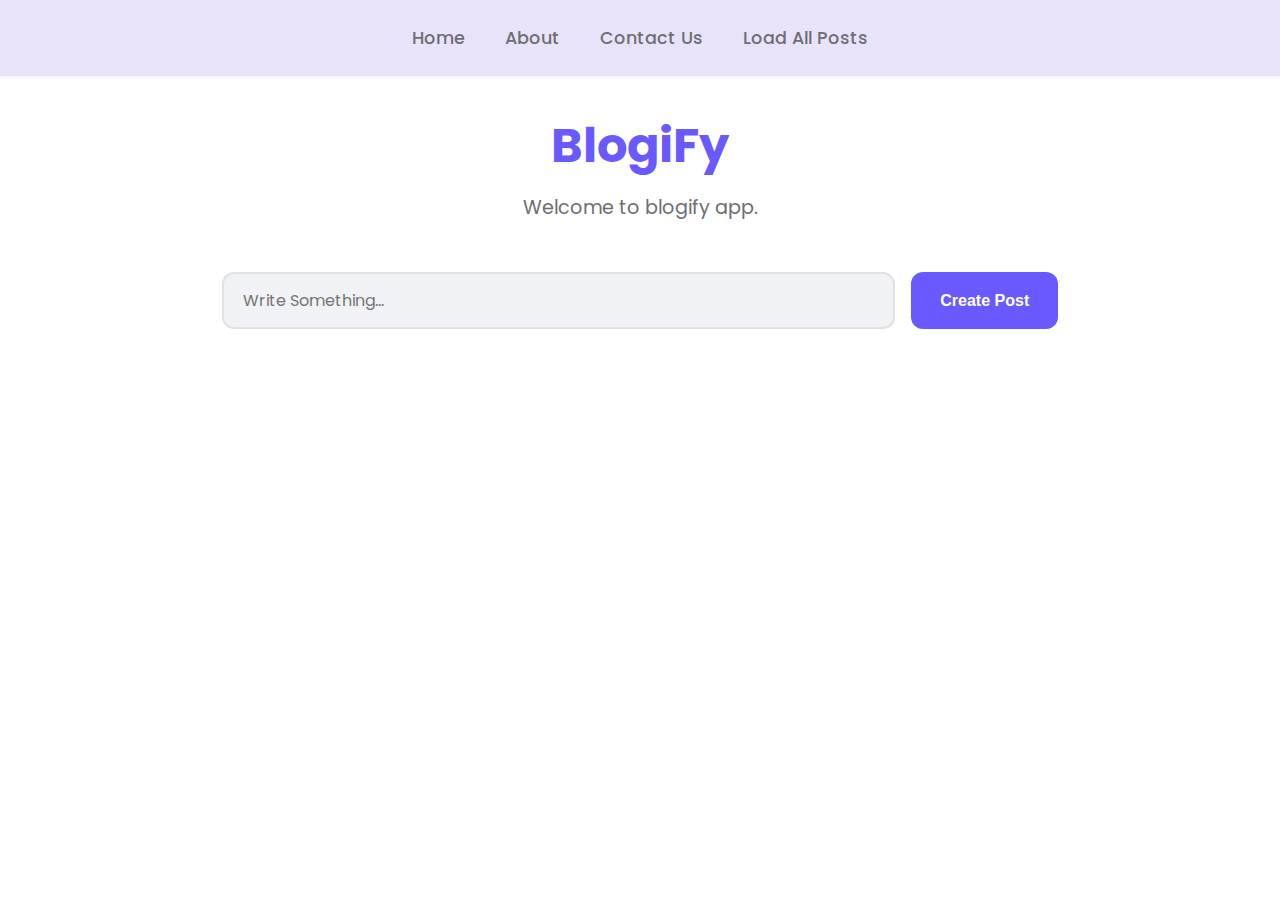
<file: index.html>
<!DOCTYPE html>
<html lang="en">

<head>
    <meta charset="UTF-8">
    <meta name="viewport" content="width=device-width, initial-scale=1.0">
    <title>Blogify</title>
    <link rel="stylesheet" href="style.css">
</head>

<body>

    <nav>
        <ul>
            <li id="home">Home</li>
            <li>About</li>
            <li>Contact Us</li>
            <li id="loadPosts">Load All Posts</li>
        </ul>
    </nav>
    <main>
        <h1>BlogiFy</h1>
        <h4>Welcome to blogify app.</h4>
        <div class="createPostContainer">
            <input type="text" id="content" placeholder="Write Something...">
            <input type="submit" id="submitButton" value="Create Post">
        </div>
        <div class="loadAllPostsContainer">

        </div>
    </main>

    <script src="script.js"></script>
</body>


</html>
</file>
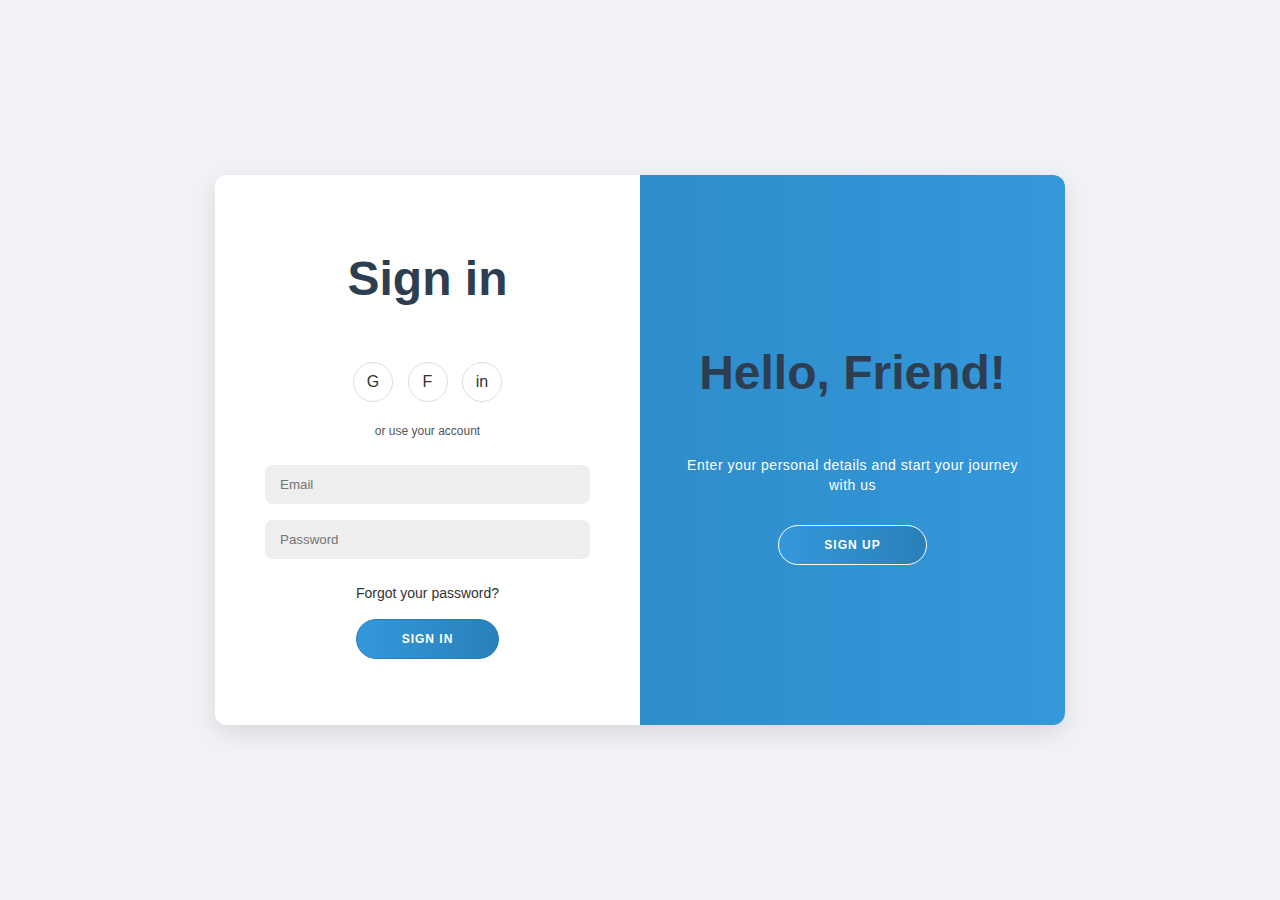
<file: account.html>
<!DOCTYPE html>
<html lang="en">

<head>
    <meta charset="UTF-8">
    <meta name="viewport" content="width=device-width, initial-scale=1.0">
    <title>Blogify - Account</title>
    <link rel="stylesheet" href="style.css">
    <style>
        /* --- A simple, modern reset --- */
        *,
        *::before,
        *::after {
            box-sizing: border-box;
            margin: 0;
            padding: 0;
        }

        /* --- Main Body and Layout --- */
        body {
            font-family: -apple-system, BlinkMacSystemFont, "Segoe UI", Roboto, Helvetica, Arial, sans-serif, "Apple Color Emoji", "Segoe UI Emoji";
            background-color: #f0f2f5;
            color: #1c1e21;
            display: flex;
            justify-content: center;
            align-items: center;
            min-height: 100vh;
            padding: 1rem;
        }

        /* --- Main Account Container --- */
        .account-container {
            position: relative;
            background-color: #ffffff;
            border-radius: 12px;
            box-shadow: 0 8px 25px rgba(0, 0, 0, 0.1);
            width: 100%;
            max-width: 850px;
            /* Increased width for side-by-side layout */
            min-height: 550px;
            overflow: hidden;
            /* Important for the sliding effect */
        }

        /* --- Form Sections (Login & Register) --- */
        .form-container {
            position: absolute;
            top: 0;
            height: 100%;
            transition: all 0.6s ease-in-out;
        }

        .sign-in-container {
            left: 0;
            width: 50%;
            z-index: 2;
        }

        .sign-up-container {
            left: 0;
            width: 50%;
            opacity: 0;
            z-index: 1;
        }

        /* --- Form Styling --- */
        form {
            background-color: #ffffff;
            display: flex;
            flex-direction: column;
            padding: 0 50px;
            height: 100%;
            justify-content: center;
            align-items: center;
            text-align: center;
        }

        h1 {
            font-weight: bold;
            margin-bottom: 1.5rem;
            color: #2c3e50;
        }

        .social-container {
            margin: 20px 0;
        }

        .social-container a {
            border: 1px solid #ddd;
            border-radius: 50%;
            display: inline-flex;
            justify-content: center;
            align-items: center;
            margin: 0 5px;
            height: 40px;
            width: 40px;
            color: #333;
            text-decoration: none;
            transition: background-color 0.3s;
        }

        .social-container a:hover {
            background-color: #f0f2f5;
        }

        span {
            font-size: 12px;
            color: #555;
            margin-bottom: 1rem;
        }

        .form-control {
            background-color: #eee;
            border: none;
            padding: 12px 15px;
            margin: 8px 0;
            width: 100%;
            border-radius: 8px;
        }

        .form-control:focus {
            outline: 2px solid #3498db;
        }

        a.forgot-password {
            color: #333;
            font-size: 14px;
            text-decoration: none;
            margin: 15px 0;
        }

        a.forgot-password:hover {
            text-decoration: underline;
        }

        button {
            border-radius: 20px;
            border: 1px solid #2980b9;
            background: linear-gradient(to right, #3498db, #2980b9);
            color: #ffffff;
            font-size: 12px;
            font-weight: bold;
            padding: 12px 45px;
            letter-spacing: 1px;
            text-transform: uppercase;
            cursor: pointer;
            transition: transform 80ms ease-in;
        }

        button:active {
            transform: scale(0.95);
        }

        button:focus {
            outline: none;
        }

        button.ghost {
            background-color: transparent;
            border-color: #ffffff;
        }

        /* --- Overlay Styling (The moving part) --- */
        .overlay-container {
            position: absolute;
            top: 0;
            left: 50%;
            width: 50%;
            height: 100%;
            overflow: hidden;
            transition: transform 0.6s ease-in-out;
            z-index: 100;
        }

        .overlay {
            background: #2980b9;
            background: linear-gradient(to right, #2980b9, #3498db);
            color: #ffffff;
            position: relative;
            left: -100%;
            height: 100%;
            width: 200%;
            transform: translateX(0);
            transition: transform 0.6s ease-in-out;
        }

        .overlay-panel {
            position: absolute;
            display: flex;
            align-items: center;
            justify-content: center;
            flex-direction: column;
            padding: 0 40px;
            text-align: center;
            top: 0;
            height: 100%;
            width: 50%;
            transform: translateX(0);
            transition: transform 0.6s ease-in-out;
        }

        .overlay-panel p {
            font-size: 14px;
            font-weight: 100;
            line-height: 20px;
            letter-spacing: 0.5px;
            margin: 20px 0 30px;
        }

        .overlay-left {
            transform: translateX(-20%);
        }

        .overlay-right {
            right: 0;
            transform: translateX(0);
        }

        /* --- Animation / Toggle Logic --- */
        /* Move sign-in to the right */
        .account-container.right-panel-active .sign-in-container {
            transform: translateX(100%);
        }

        /* Move overlay to the left */
        .account-container.right-panel-active .overlay-container {
            transform: translateX(-100%);
        }

        /* Bring sign-up over sign-in */
        .account-container.right-panel-active .sign-up-container {
            transform: translateX(100%);
            opacity: 1;
            z-index: 5;
            animation: show 0.6s;
        }

        /* Move overlay back to the right */
        .account-container.right-panel-active .overlay {
            transform: translateX(50%);
        }

        .account-container.right-panel-active .overlay-left {
            transform: translateX(0);
        }

        .account-container.right-panel-active .overlay-right {
            transform: translateX(20%);
        }

        @keyframes show {

            0%,
            49.99% {
                opacity: 0;
                z-index: 1;
            }

            50%,
            100% {
                opacity: 1;
                z-index: 5;
            }
        }

        /* --- Responsive Design --- */
        @media (max-width: 768px) {
            .account-container {
                max-width: 100%;
                min-height: 600px;
            }

            .form-container {
                width: 100%;
            }

            .sign-in-container {
                /* On mobile, sign-in is visible by default */
                opacity: 1;
                z-index: 2;
            }

            .sign-up-container {
                /* Sign-up is hidden by default */
                opacity: 0;
                z-index: 1;
            }

            .overlay-container {
                display: none;
                /* Hide the fancy overlay on mobile */
            }

            /* JS will toggle visibility now */
            .sign-in-container.hidden {
                display: none;
            }

            .sign-up-container.visible {
                opacity: 1;
                z-index: 2;
            }

            form {
                padding: 0 25px;
            }

            /* We need a mobile toggle now */
            .mobile-toggle {
                display: block;
                margin-top: 1.5rem;
                font-size: 14px;
                color: #2980b9;
                cursor: pointer;
                font-weight: 500;
            }
        }

        @media (min-width: 769px) {
            .mobile-toggle {
                display: none;
            }
        }
    </style>
</head>

<body>

    <div class="account-container" id="account-container">
        <!-- REGISTRATION FORM -->
        <div class="form-container sign-up-container" id="sign-up-form">
            <form action="#">
                <h1>Create Account</h1>
                <div class="social-container">
                    <a href="#" class="social" title="Sign up with Google">G</a>
                    <a href="#" class="social" title="Sign up with Facebook">F</a>
                    <a href="#" class="social" title="Sign up with LinkedIn">in</a>
                </div>
                <span>or use your email for registration</span>
                <input type="text" placeholder="Name" class="form-control" />
                <input type="email" placeholder="Email" class="form-control" />
                <input type="password" placeholder="Password" class="form-control" />
                <button type="submit" style="margin-top: 1rem;">Sign Up</button>
                <a href="#" class="mobile-toggle" id="signInMobile">Already have an account? Sign In</a>
            </form>
        </div>

        <!-- LOGIN FORM -->
        <div class="form-container sign-in-container" id="sign-in-form">
            <form action="#">
                <h1>Sign in</h1>
                <div class="social-container">
                    <a href="#" class="social" title="Sign in with Google">G</a>
                    <a href="#" class="social" title="Sign in with Facebook">F</a>
                    <a href="#" class="social" title="Sign in with LinkedIn">in</a>
                </div>
                <span>or use your account</span>
                <input type="email" placeholder="Email" class="form-control" />
                <input type="password" placeholder="Password" class="form-control" />
                <a href="#" class="forgot-password">Forgot your password?</a>
                <button type="submit">Sign In</button>
                <a href="#" class="mobile-toggle" id="signUpMobile">Don't have an account? Sign Up</a>
            </form>
        </div>

        <!-- OVERLAY (for desktop animation) -->
        <div class="overlay-container">
            <div class="overlay">
                <div class="overlay-panel overlay-left">
                    <h1>Welcome Back!</h1>
                    <p>To keep connected with us please login with your personal info</p>
                    <button class="ghost" id="signIn">Sign In</button>
                </div>
                <div class="overlay-panel overlay-right">
                    <h1>Hello, Friend!</h1>
                    <p>Enter your personal details and start your journey with us</p>
                    <button class="ghost" id="signUp">Sign Up</button>
                </div>
            </div>
        </div>
    </div>
    <!-- Loader HTML -->
    <div class="loader-overlay" id="loader">
        <div class="loader-dots">
            <div class="dot"></div>
            <div class="dot"></div>
            <div class="dot"></div>
        </div>
    </div>
    <script>
        // Get the buttons and container
        const signUpButton = document.getElementById('signUp');
        const signInButton = document.getElementById('signIn');
        const container = document.getElementById('account-container');

        // Mobile toggles
        const signUpMobileButton = document.getElementById('signUpMobile');
        const signInMobileButton = document.getElementById('signInMobile');
        const signInForm = document.getElementById('sign-in-form');
        const signUpForm = document.getElementById('sign-up-form');

        // Desktop toggle listeners
        if (signUpButton && signInButton) {
            signUpButton.addEventListener('click', () => {
                container.classList.add('right-panel-active');
            });

            signInButton.addEventListener('click', () => {
                container.classList.remove('right-panel-active');
            });
        }

        // Mobile toggle listeners
        if (signUpMobileButton && signInMobileButton) {
            signUpMobileButton.addEventListener('click', (e) => {
                e.preventDefault();
                signInForm.classList.add('hidden');
                signUpForm.classList.add('visible');
                signUpForm.style.transform = 'translateX(0%)';
                signInForm.style.transform = 'translateX(0%)';
            });

            signInMobileButton.addEventListener('click', (e) => {
                e.preventDefault();
                signInForm.classList.remove('hidden');
                signUpForm.classList.remove('visible');
                signUpForm.style.transform = 'translateX(0%)';
                signInForm.style.transform = 'translateX(0%)';
            });
        }
    </script>
    <script src="script.js"></script>
</body>

</html>
</file>
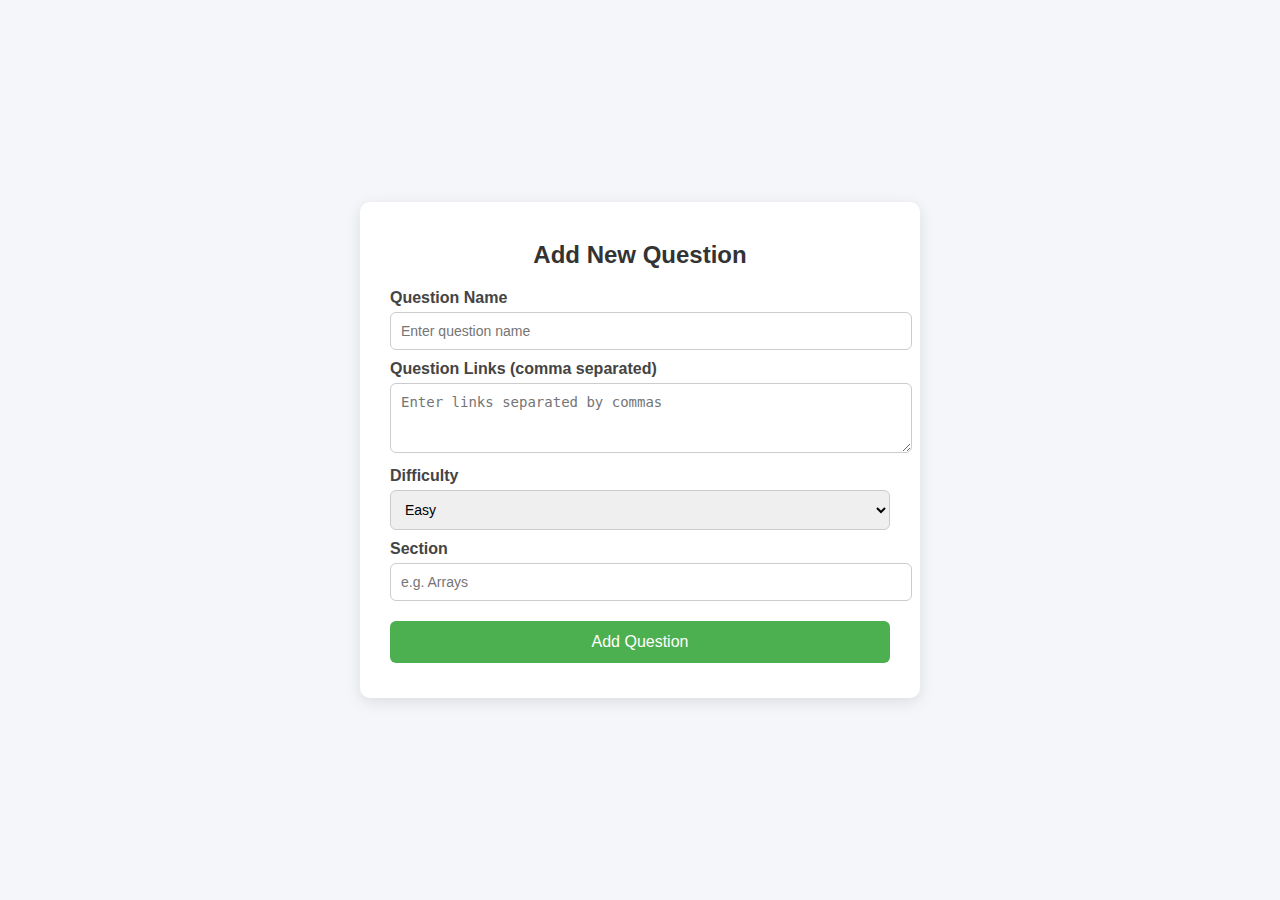
<file: dsaAdd.html>
<!DOCTYPE html>
<html lang="en">

<head>
    <meta charset="UTF-8">
    <meta name="viewport" content="width=device-width, initial-scale=1.0">
    <title>Add New Question</title>
    <style>
        body {
            font-family: Arial, sans-serif;
            background: #f4f6f9;
            margin: 0;
            padding: 0;
            display: flex;
            justify-content: center;
            align-items: center;
            height: 100vh;
        }

        .container {
            background: #fff;
            padding: 20px 30px;
            border-radius: 10px;
            box-shadow: 0px 4px 15px rgba(0, 0, 0, 0.1);
            max-width: 500px;
            width: 100%;
        }

        h2 {
            text-align: center;
            color: #333;
            margin-bottom: 20px;
        }

        label {
            display: block;
            margin-top: 10px;
            font-weight: bold;
            color: #444;
        }

        input,
        textarea,
        select {
            width: 100%;
            padding: 10px;
            margin-top: 5px;
            border: 1px solid #ccc;
            border-radius: 6px;
            font-size: 14px;
        }

        button {
            margin-top: 20px;
            width: 100%;
            padding: 12px;
            border: none;
            border-radius: 6px;
            background: #4CAF50;
            color: white;
            font-size: 16px;
            cursor: pointer;
        }

        button:hover {
            background: #45a049;
        }

        .message {
            margin-top: 15px;
            text-align: center;
            font-weight: bold;
        }
    </style>
</head>

<body>
    <div class="container">
        <h2>Add New Question</h2>
        <form id="questionForm">
            <!-- Question Name -->
            <label for="name">Question Name</label>
            <input type="text" id="name" name="name" placeholder="Enter question name" required>

            <!-- Question Links (comma separated) -->
            <label for="questionLink">Question Links (comma separated)</label>
            <textarea id="questionLink" name="questionLink" rows="3" placeholder="Enter links separated by commas"
                required></textarea>

            <!-- Difficulty -->
            <label for="difficulty">Difficulty</label>
            <select id="difficulty" name="difficulty">
                <option value="Easy">Easy</option>
                <option value="Medium">Medium</option>
                <option value="Hard">Hard</option>
            </select>

            <!-- Section -->
            <label for="section">Section</label>
            <input type="text" id="section" name="section" placeholder="e.g. Arrays" required>

            <button type="submit">Add Question</button>
        </form>

        <div class="message" id="message"></div>
    </div>


    <script src="dsascript.js"></script>
</body>

</html>
</file>
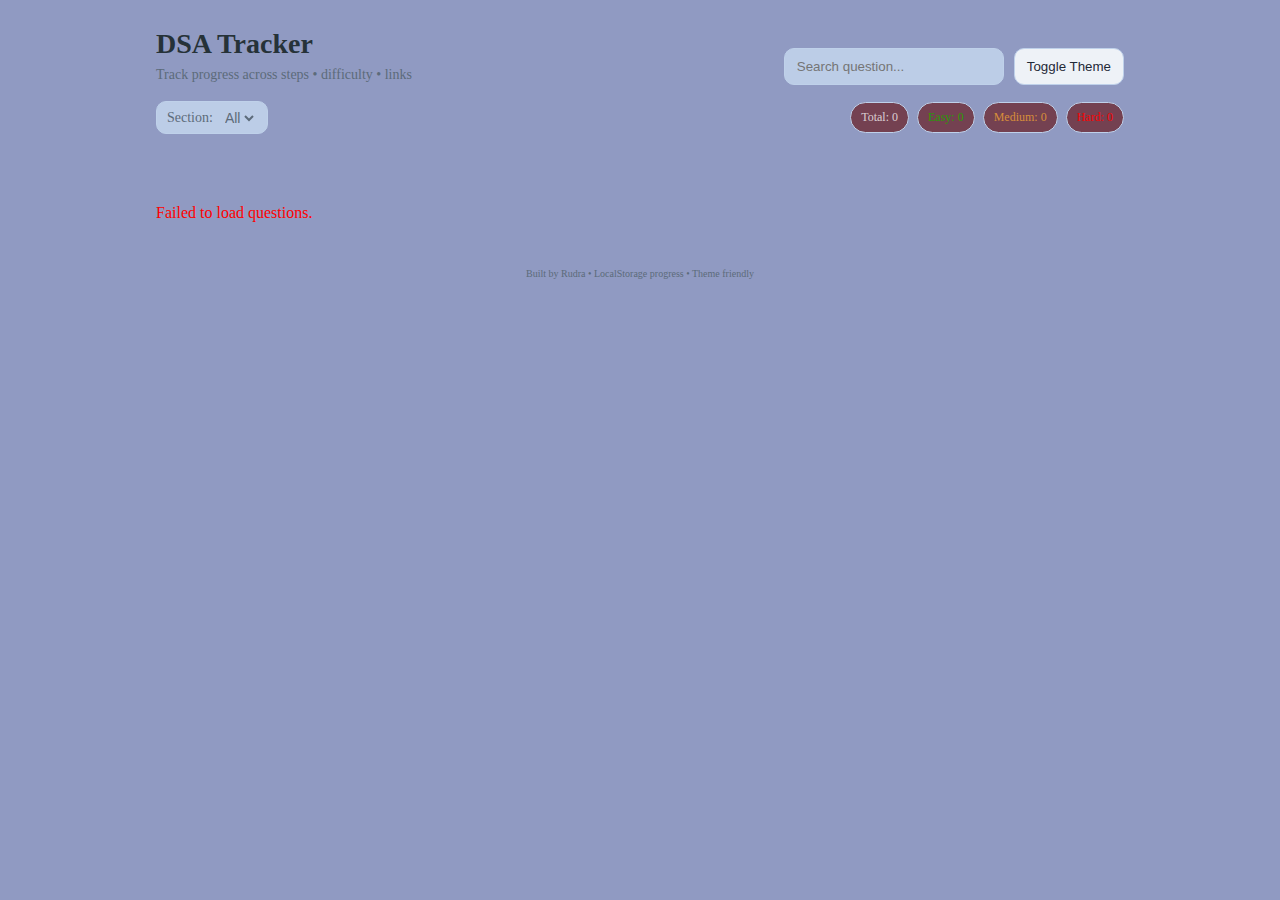
<file: dsahome.html>
<!DOCTYPE html>
<html lang="en" data-theme="light">

<head>
    <meta charset="UTF-8" />
    <meta name="viewport" content="width=device-width, initial-scale=1.0" />
    <title>DSA Tracker</title>
    <link rel="stylesheet" href="dsacss.css" />
    <link rel="apple-touch-icon" sizes="180x180" href="/images/favicon_io/apple-touch-icon.png">
    <link rel="icon" type="image/png" sizes="32x32" href="/images/favicon_io/favicon-32x32.png">
    <link rel="icon" type="image/png" sizes="16x16" href="/images/favicon_io/favicon-16x16.png">
    <link rel="manifest" href="/images/favicon_io/site.webmanifest">
</head>

<body>
    <div class="container">
        <!-- Header -->
        <header class="app-header">
            <div class="title-wrap">
                <h1 class="main-heading">DSA Tracker</h1>
                <p class="sub">Track progress across steps • difficulty • links</p>
            </div>

            <div class="header-actions">
                <input id="search-input" class="search" type="search" placeholder="Search question..."
                    aria-label="Search question" />
                <button id="theme-toggle" class="btn">Toggle Theme</button>
            </div>
        </header>

        <!-- Toolbar -->
        <div class="toolbar">
            <div class="filters">
                <label class="filter">
                    <span>Section:</span>
                    <select id="filter-section">
                        <option value="ALL" class="sectionoption">All</option>
                        <!-- sections will be injected dynamically if you want -->
                    </select>
                </label>
            </div>

            <div class="stats">
                <span id="stat-total" class="badge">Total: 0</span>
                <span id="stat-easy" class="badge easy">Easy: 0</span>
                <span id="stat-medium" class="badge medium">Medium: 0</span>
                <span id="stat-hard" class="badge hard">Hard: 0</span>
            </div>
        </div>
        <div class="streakContainer">
            <!-- Will show how many days user logged in -->
            <div id="streak-heatmap"></div>
        </div>

        <!-- Status -->
        <div id="status" class="status" role="status" aria-live="polite">
            <div id="loader" class="loader" hidden></div>
            <div id="error" class="error" hidden></div>
        </div>

        <!-- Sections get injected here -->
        <main id="sections-container" class="sections-container">
            <!-- Rendered by dsascript.js -->
        </main>

        <!-- Footer -->
        <footer class="footer">
            <small>Built by Rudra • LocalStorage progress • Theme friendly</small>
        </footer>
    </div>

    <script>
        // tiny theme toggle for HTML data-attr
        document.addEventListener('DOMContentLoaded', () => {
            const btn = document.getElementById('theme-toggle');
            const htmlEl = document.documentElement;
            btn.addEventListener('click', () => {
                htmlEl.setAttribute(
                    'data-theme',
                    htmlEl.getAttribute('data-theme') === 'dark' ? 'light' : 'dark'
                );
            });
        });
    </script>

    <!-- Your dynamic renderer -->
    <script src="dsascript.js"></script>
</body>

</html>
</file>
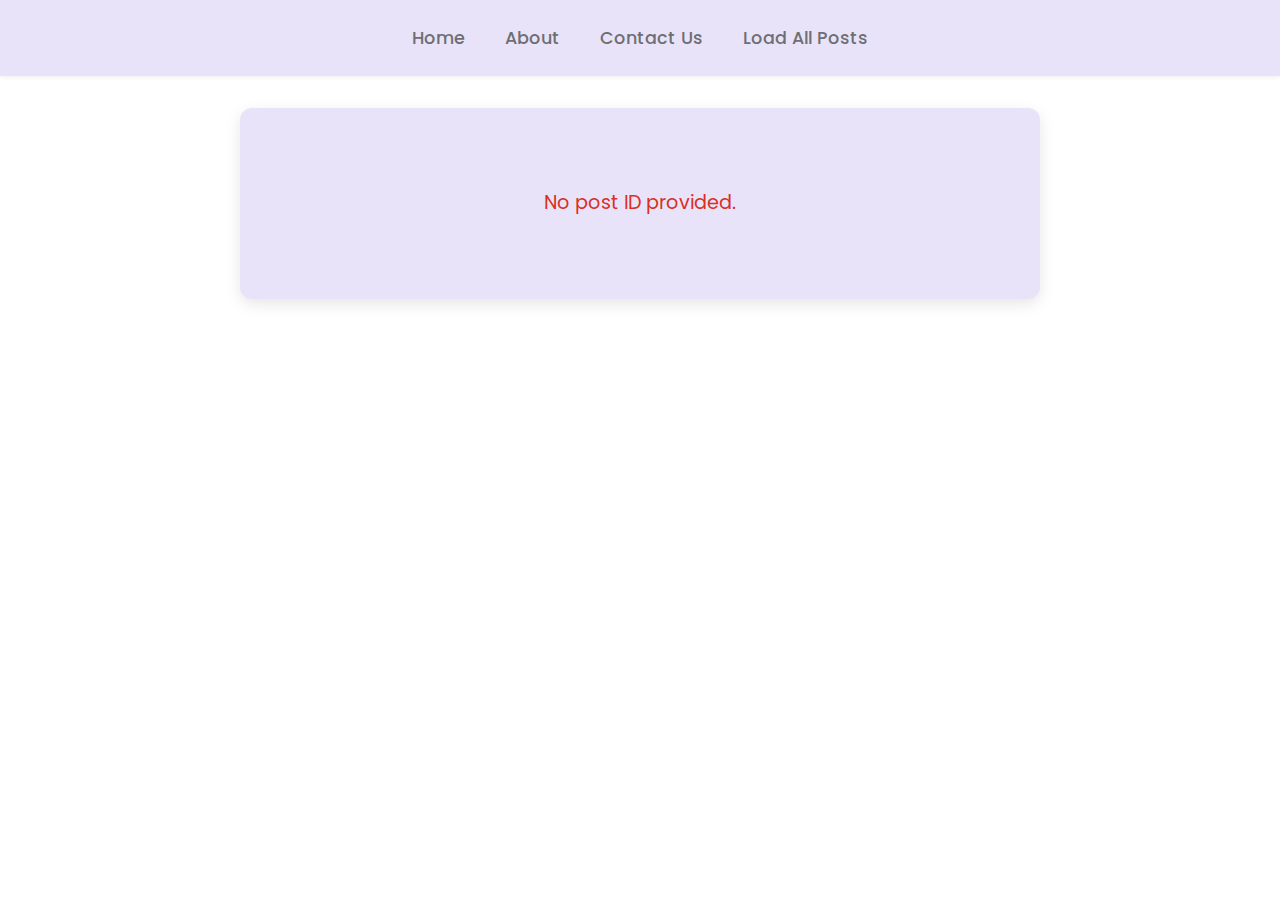
<file: post-detail.html>
<!DOCTYPE html>
<html lang="en">

<head>
    <meta charset="UTF-8">
    <meta name="viewport" content="width=device-width, initial-scale=1.0">
    <title>Post Detail | BlogiFy</title>

    <link rel="stylesheet" href="style.css">
</head>

<body>

    <nav>
        <ul>
            <li id="home">Home</li>
            <li>About</li>
            <li>Contact Us</li>
            <li id="loadPosts" onclick="window.location.href='index.html'">Load All Posts</li>
        </ul>
    </nav>

    <main>
        <div id="post-detail-container">
            <div class="loading">Loading post...</div>
        </div>
    </main>
    <script>

        document.addEventListener("DOMContentLoaded", () => {
            let BASE;

            if (window.location.hostname === "localhost" || window.location.hostname === "127.0.0.1") {
                BASE = "http://localhost:8081"; // local backend
            } else {
                BASE = "https://blogify-bk6w.onrender.com"; // render backend
            }
            const postDetailContainer = document.getElementById('post-detail-container');

            // Function to get the post ID from the URL query parameter
            const getPostIdFromUrl = () => {
                const params = new URLSearchParams(window.location.search);
                return params.get('id');
            };

            // Function to fetch post data from the API
            const fetchPostDetails = async (postId) => {
                // Update this URL to match your API endpoint for fetching a single post
                const url = `${BASE}/api/posts/getPostById/${postId}`;

                try {
                    const response = await fetch(url);
                    if (!response.ok) {
                        throw new Error(`Failed to fetch post. Status: ${response.status}`);
                    }
                    const post = await response.json();
                    displayPost(post);
                } catch (error) {
                    console.error("Error fetching post details:", error);
                    postDetailContainer.innerHTML = `<div class="error-message">Could not load post. Please try again later.</div>`;
                }
            };

            // Function to display the fetched post data in the HTML
            const displayPost = (post) => {
                // Update the page title
                document.title = `${post.title} | BlogiFy`;

                // Format the date for better readability
                const formattedDate = new Date(post.createdAt).toLocaleString('en-IN', {
                    day: 'numeric',
                    month: 'long',
                    year: 'numeric',
                    hour: '2-digit',
                    minute: '2-digit'
                });

                // Create the HTML structure for the post
                postDetailContainer.innerHTML = `
            <article class="post-full">
                <h1 class="post-full-title">${post.title}</h1>
                
                <section class="post-full-meta">
                    <span class="author">By: ${post.author}</span>
                    <span class="date">Published on: ${formattedDate}</span>
                </section>
                
                <hr class="post-divider">
                
                <section class="post-full-content">
                    <p>${post.content}</p>
                </section>

                <section class="post-actions">
                    <button class="action-btn edit-btn">Edit Post</button>
                    <button class="action-btn delete-btn">Delete Post</button>
                </section>
            </article>
        `;
                const deletePost = document.querySelector('.delete-btn');


                if (deletePost) {


                    deletePost.addEventListener('click', async () => {
                        const confirmation = confirm("Are you sure you want to delete this post? This action cannot be undone.");
                        if (confirmation) {
                            try {
                                if (postId) {
                                    const response = await fetch(`${BASE}/api/posts/deletePostById/${postId}`, {
                                        method: "DELETE"
                                    });
                                    if (!response.ok) {
                                        throw new Error(`Failed to delete post. Status: ${response.status}`);
                                    }
                                    const result = await response.json();
                                    alert(result.message);
                                    window.location.href = "/index.html";
                                }
                            }
                            catch (error) {
                                console.error("Error deleting post details:", error);
                                postDetailContainer.innerHTML = `<div class="error-message">Could not delete post. Please try again later.</div>`;
                            }
                        }

                    });
                }
            };

            // --- Main Execution ---
            const postId = getPostIdFromUrl();
            if (postId) {
                fetchPostDetails(postId);
            } else {
                postDetailContainer.innerHTML = `<div class="error-message">No post ID provided.</div>`;
                console.error("No post ID found in URL.");
            }

        });

    </script>
    <script src="script.js"></script>
</body>

</html>
</file>
<file: style.css>
/* ===== Google Fonts Import ===== */
@import url('https://fonts.googleapis.com/css2?family=Poppins:wght@300;400;500;600;700&display=swap');

/* ===== CSS Variables ===== */
:root {
    --primary-color: #6a59ff;
    /* A nice modern purple */
    --primary-color-dark: #5648d8;
    --secondary-color: #f0f2f5;
    --text-color-dark: #1d1d1f;
    --text-color-light: #6e6e73;
    --body-bg-color: #ffffff;
    --card-bg-color: #7148d827;
    --shadow: 0 5px 15px rgba(0, 0, 0, 0.1);
    --border-radius: 12px;
    --transition-smooth: all 0.3s ease-in-out;
}

/* ===== General Setup & Reset ===== */
* {
    margin: 0;
    padding: 0;
    box-sizing: border-box;
}

body {
    font-family: 'Poppins', sans-serif;
    background-color: var(--body-bg-color);
    color: var(--text-color-dark);
    line-height: 1.6;
    transition: var(--transition-smooth);
}

/* ===== Navigation Bar ===== */
nav {
    padding: 1rem 2rem;
    background-color: var(--card-bg-color);
    box-shadow: 0 2px 4px rgba(0, 0, 0, 0.05);
    position: sticky;
    top: 0;
    z-index: 1000;
}

nav ul {
    list-style-type: none;
    display: flex;
    justify-content: center;
    align-items: center;
    gap: 2.5rem;
}

nav ul li {
    font-size: 1.1rem;
    font-weight: 500;
    color: var(--text-color-light);
    cursor: pointer;
    position: relative;
    padding: 0.5rem 0;
    transition: var(--transition-smooth);
}

/* Cool underline effect */
nav ul li::after {
    content: '';
    position: absolute;
    width: 0;
    height: 3px;
    background-color: var(--primary-color);
    bottom: 0;
    left: 50%;
    transform: translateX(-50%);
    transition: width 0.3s ease-in-out;
    border-radius: 2px;
}

nav ul li:hover {
    color: var(--text-color-dark);
}

nav ul li:hover::after {
    width: 100%;
}

/* ===== Main Content ===== */
main {
    max-width: 900px;
    margin: 2rem auto;
    padding: 0 2rem;
    text-align: center;
}

h1 {
    font-size: 3rem;
    font-weight: 700;
    color: var(--primary-color);
    margin-bottom: 0.5rem;
}

h4 {
    font-size: 1.2rem;
    font-weight: 400;
    color: var(--text-color-light);
    margin-bottom: 3rem;
}

/* ===== Create Post Form ===== */
.createPostContainer {
    display: flex;
    gap: 1rem;
    margin-bottom: 3rem;
}

#content {
    flex-grow: 1;
    border: 2px solid #e1e1e1;
    background-color: var(--secondary-color);
    padding: 0.9rem 1.2rem;
    border-radius: var(--border-radius);
    font-size: 1rem;
    font-family: 'Poppins', sans-serif;
    transition: var(--transition-smooth);
}

#content:focus {
    outline: none;
    border-color: var(--primary-color);
    box-shadow: 0 0 0 3px rgba(106, 89, 255, 0.2);
}

#submitButton {
    border: none;
    background-color: var(--primary-color);
    color: white;
    padding: 0.9rem 1.8rem;
    border-radius: var(--border-radius);
    font-size: 1rem;
    font-weight: 600;
    cursor: pointer;
    transition: var(--transition-smooth);
}

#submitButton:hover {
    background-color: var(--primary-color-dark);
    transform: translateY(-2px);
    box-shadow: var(--shadow);
}

/* ===== Posts Container & Cards ===== */
.loadAllPostsContainer {
    display: grid;
    /* This creates a responsive grid that fits as many columns as possible */
    grid-template-columns: repeat(auto-fit, minmax(300px, 1fr));
    gap: 1.5rem;
    text-align: left;
}

/* Style for individual posts that will be loaded */
.newPost {
    background-color: var(--card-bg-color);
    border-radius: var(--border-radius);
    box-shadow: var(--shadow);
    padding: 1.5rem;
    /* This is for the smooth loading animation */
    animation: fadeIn 0.5s ease-in-out forwards;
    opacity: 0;
}

/* ===== Animations ===== */

/* Use this animation for smooth content loading.
   When you create a new post with JavaScript,
   add the "post" class to the new element. */
@keyframes fadeIn {
    from {
        opacity: 0;
        transform: translateY(20px);
    }

    to {
        opacity: 1;
        transform: translateY(0);
    }
}


/* ===== Responsive Design ===== */

/* For Tablets */
@media (max-width: 768px) {
    h1 {
        font-size: 2.5rem;
    }

    nav ul {
        gap: 1.5rem;
    }

    main {
        padding: 0 1.5rem;
    }
}

/* For Mobile Phones */
@media (max-width: 500px) {
    nav ul {
        gap: 1rem;
        flex-wrap: wrap;
        /* Allows nav items to wrap to the next line */
        justify-content: center;
    }

    nav ul li {
        font-size: 1rem;
    }

    h1 {
        font-size: 2rem;
    }

    h4 {
        font-size: 1rem;
        margin-bottom: 2rem;
    }

    .createPostContainer {
        flex-direction: column;
        /* Stacks the input and button vertically */
    }

    .loadAllPostsContainer {
        /* On mobile, ensure at least some space on sides */
        grid-template-columns: 1fr;
    }
}

/* ===== Post Detail Page Styles ===== */
#post-detail-container {
    max-width: 800px;
    margin: 0 auto;
    /* Centers the container */
    padding: 2rem;
    background-color: var(--card-bg-color);
    border-radius: var(--border-radius);
    box-shadow: var(--shadow);
    text-align: left;
}

.post-full-title {
    font-size: 2.8rem;
    font-weight: 700;
    line-height: 1.2;
    color: var(--text-color-dark);
    margin-bottom: 1rem;
}

.post-full-meta {
    display: flex;
    gap: 1.5rem;
    font-size: 0.9rem;
    color: var(--text-color-light);
    margin-bottom: 1.5rem;
}

.post-divider {
    border: none;
    height: 1px;
    background-color: #e1e1e1;
    margin-bottom: 2rem;
}

.post-full-content p {
    font-size: 1.1rem;
    line-height: 1.8;
    color: #333;
    white-space: pre-wrap;
    /* Preserves line breaks from your input */
}

#newContent {
    /* Match the size of the content area */
    width: 100%;
    box-sizing: border-box;
    /* Ensures padding and border are included in the width */

    /* Set a minimum height for a good starting size and allow for growth */
    min-height: 200px;
    height: auto;
    /* Allows the element to grow with content */

    /* Text and alignment properties */
    padding: 15px;
    /* Adds space inside the box */
    padding-bottom: 30px;
    /* Increased padding at the bottom for extra whitespace */
    text-align: left;
    /* Aligns text to the left */
    vertical-align: top;
    /* Makes text start from the top of the box */

    /* Visual styling */
    border: 1px solid #ccc;
    border-radius: 8px;
    font-family: 'Arial', sans-serif;
    font-size: 16px;
    line-height: 1.5;
    color: #333;
    background-color: #f9f9f9;
    resize: vertical;
    /* Allows the user to resize the textarea vertically */

    /* Focus and transitions */
    transition: border-color 0.3s ease-in-out, box-shadow 0.3s ease-in-out;
}

#newContent:focus {
    border-color: #007bff;
    box-shadow: 0 0 5px rgba(0, 123, 255, 0.5);
    outline: none;
}


/* Styles for loading and error messages */
.loading,
.error-message {
    font-size: 1.2rem;
    color: var(--text-color-light);
    text-align: center;
    padding: 3rem;
}

.error-message {
    color: #d93025;
    /* A standard error red */
}

/* Styles for Edit/Delete buttons */
.post-actions {
    margin-top: 3rem;
    display: flex;
    gap: 1rem;
    border-top: 1px solid #e1e1e1;
    padding-top: 1.5rem;
}

.action-btn {
    padding: 0.6rem 1.2rem;
    font-size: 0.9rem;
    font-weight: 600;
    border-radius: 8px;
    cursor: pointer;
    transition: var(--transition-smooth);
    border: 1px solid transparent;
}

.edit-btn {
    background-color: var(--primary-color);
    color: white;
}

.edit-btn:hover {
    background-color: var(--primary-color-dark);
    transform: translateY(-2px);
}

.delete-btn {
    background-color: transparent;
    color: #d93025;
    border-color: #d93025;
}

.delete-btn:hover {
    background-color: #d93025;
    color: white;
}

/* Responsive adjustments for the detail page */
@media(max-width: 768px) {
    .post-full-title {
        font-size: 2.2rem;
    }
}

/* --- Loader Styling --- */
.loader-overlay {
    position: fixed;
    top: 0;
    left: 0;
    width: 100%;
    height: 100%;
    background: rgba(255, 255, 255, 0.7);
    backdrop-filter: blur(5px);
    /* Frosted glass effect */
    display: flex;
    justify-content: center;
    align-items: center;
    z-index: 9999;
    visibility: hidden;
    /* Hidden by default */
    opacity: 0;
    transition: opacity 0.3s ease, visibility 0.3s ease;
}

.loader-overlay.visible {
    visibility: visible;
    opacity: 1;
}

.loader-dots {
    display: flex;
}

.dot {
    width: 12px;
    height: 12px;
    margin: 0 5px;
    background-color: #3498db;
    /* Blue color from the theme */
    border-radius: 50%;
    animation: bounce 1.4s infinite ease-in-out both;
}

.dot:nth-child(1) {
    animation-delay: -0.32s;
}

.dot:nth-child(2) {
    animation-delay: -0.16s;
}

@keyframes bounce {

    0%,
    80%,
    100% {
        transform: scale(0);
    }

    40% {
        transform: scale(1.0);
    }
}
</file>
<file: dsacss.css>
/* ------------------------- */
/* 1) THEME VARIABLES        */
/* ------------------------- */
:root {
    --bg: #909ac2;
    --card: #cee0f6b9;
    --text: #263238;
    --muted: #5c6b7a;
    --border: #bfd1ea;
    --shadow: rgba(0, 0, 0, 0.06);
    --link: #1177e5;
    --question: rgb(164, 173, 226);
    --easy: #299b06;
    --medium: #d78e3a;
    --hard: #f50404;

    --chip-bg: #744151;
    --chip: #f8f8f8c7;

    --btn-bg: #eef2f7;
    --btn-text: #1f2937;
}

[data-theme="dark"] {
    --bg: #384a74;
    --card: #111827;
    --text: #e5e7eb;
    --muted: #9aa3af;
    --border: #1f2937;
    --shadow: rgba(0, 0, 0, 0.25);
    --link: #60a5fa;
    --question: rgb(55, 58, 76);
    --chip-bg: #1f2937;
    --chip: #cbd5e1;

    --btn-bg: #1f2937;
    --btn-text: #e5e7eb;
}

/* ------------------------- */
/* 2) BASE                   */
/* ------------------------- */
* {
    box-sizing: border-box;
}

html,
body {
    height: 100%;
}

body {
    margin: 0;
    background: var(--bg);
    color: var(--text);
    font-family: Cambria, Cochin, Georgia, Times, 'Times New Roman', serif;
    line-height: 1.4;
}

/* ------------------------- */
/* 3) LAYOUT                 */
/* ------------------------- */
.container {
    max-width: 1000px;
    margin: 0 auto;
    padding: 24px 16px 48px;
}

.app-header {
    display: grid;
    grid-template-columns: 1fr auto;
    gap: 12px;
    align-items: end;
    margin-bottom: 12px;
}

.main-heading {
    margin: 0;
    font-size: 28px;
    font-weight: 700;
}

.sub {
    margin: 2px 0 0;
    color: var(--muted);
    font-size: 14px;
}

.header-actions {
    display: flex;
    gap: 10px;
    align-items: center;
    justify-self: end;
}

.search {
    padding: 10px 12px;
    border-radius: 10px;
    border: 1px solid var(--border);
    background: var(--card);
    color: var(--text);
    outline: none;
    min-width: 220px;
}

.btn {
    padding: 10px 12px;
    border-radius: 10px;
    border: 1px solid var(--border);
    background: var(--btn-bg);
    color: var(--btn-text);
    cursor: pointer;
}

/* toolbar */
.toolbar {
    display: grid;
    grid-template-columns: 1fr auto;
    gap: 12px;
    margin: 16px 0 20px;
}

.filters {
    display: flex;
    gap: 12px;
    flex-wrap: wrap;
    align-items: center;
}

.filter {
    display: inline-flex;
    align-items: center;
    gap: 8px;
    padding: 6px 10px;
    border: 1px solid var(--border);
    background: var(--card);
    border-radius: 10px;
    color: var(--muted);
    font-size: 14px;
}

.filter select {
    border: none;
    background: transparent;
    color: inherit;
    outline: none;
    font-size: 14px;
}

.stats {
    display: flex;
    gap: 8px;
    align-items: center;
    justify-self: end;
    flex-wrap: wrap;
}

.badge {
    display: inline-block;
    padding: 6px 10px;
    border-radius: 999px;
    background: var(--chip-bg);
    color: var(--chip);
    font-size: 12px;
    border: 1px solid var(--border);
}

.badge.easy {
    color: var(--easy);
}

.badge.medium {
    color: var(--medium);
}

.badge.hard {
    color: var(--hard);
}

/* status */
.status {
    min-height: 24px;
    margin-bottom: 8px;
}

.loader {
    width: 26px;
    height: 26px;
    border: 3px solid var(--border);
    border-top-color: var(--link);
    border-radius: 50%;
    animation: spin 0.8s linear infinite;
}

@keyframes spin {
    to {
        transform: rotate(360deg);
    }
}

.error {
    color: #ef4444;
    padding: 8px 12px;
    background: #fee2e2;
    border: 1px solid #fecaca;
    border-radius: 10px;
}

/* ------------------------- */
/* 4) SECTIONS & ACCORDION   */
/* ------------------------- */
.sections-container {
    display: grid;
    gap: 16px;
}

.dsa-section {
    background: var(--card);
    border: 1px solid var(--border);
    border-radius: 14px;
    box-shadow: 0 8px 24px var(--shadow);
    overflow: hidden;
}

.section-title {
    margin: 0;
    padding: 16px 18px;
    border-bottom: 1px solid var(--border);
    font-size: 18px;
    font-weight: 700;
}

/* details / summary */
.difficulty-details {
    border-bottom: 1px solid var(--border);
}

.difficulty-details:last-child {
    border-bottom: none;
}

.difficulty-summary {
    user-select: none;
    list-style: none;
    cursor: pointer;
    display: flex;
    align-items: center;
    gap: 10px;
    padding: 12px 18px;
    font-weight: 700;
    font-size: 15px;
    color: var(--text);
    background: transparent;
    border-top: 1px solid transparent;
}

.difficulty-summary::-webkit-details-marker {
    display: none;
}

.difficulty-summary::before {
    content: '▶';
    font-size: 11px;
    opacity: 0.7;
    transition: transform .2s ease;
}

.difficulty-details[open]>.difficulty-summary::before {
    transform: rotate(90deg);
}

.difficulty-summary.easy {
    color: var(--easy);
}

.difficulty-summary.medium {
    color: var(--medium);
}

.difficulty-summary.hard {
    color: var(--hard);
}

/* questions */
.questions-list {
    padding: 8px 12px 10px;
}

.question-item {
    display: flex;
    grid-template-columns: 0fr auto;
    /* left = question, right = actions */
    gap: 12px;
    justify-content: space-between;
    align-items: center;
    padding: 12px 10px;
    border-bottom: 1px solid var(--border);
    background: var(--question);
    /* halka background for card effect */
    border-radius: 8px;
    /* thoda smooth corner */
    margin-bottom: 8px;
    /* items ke bich spacing */
    box-shadow: 0 1px 3px rgba(0, 0, 0, 0.08);
    /* halka shadow */
    transition: background 0.2s ease, transform 0.2s ease;
}

.question-item:hover {
    background: #e7bdbd;
    transform: translateY(-2px);
}


.question-item:last-child {
    border-bottom: none;
}

.question-name {
    margin: 0;
    font-weight: 600;
}

.question-name.done {
    text-decoration: line-through;
    opacity: 0.7;
}

.question-links {
    display: flex;
    gap: 10px;
    align-items: center;
    justify-content: end;
    flex-wrap: wrap;
}

.question-links a {
    color: var(--link);
    text-decoration: none;
    font-size: 14px;
}

.question-links a:hover {
    text-decoration: underline;
}

.mark-btn {
    padding: 6px 8px;
    border-radius: 8px;
    border: 1px solid var(--border);
    background: var(--btn-bg);
    color: var(--btn-text);
    cursor: pointer;
    font-size: 13px;
}

/* footer */
.footer {
    margin-top: 24px;
    color: var(--muted);
    text-align: center;
    font-size: 12px;
}

/* ------------------------- */
/* 5) RESPONSIVE             */
/* ------------------------- */
@media (max-width: 640px) {
    .app-header {
        grid-template-columns: 1fr;
    }

    .header-actions {
        justify-self: start;
    }

    .toolbar {
        grid-template-columns: 1fr;
    }
}

/* ------------------------- */
/*  EXTRA: QUESTION CHECKBOX */
/* ------------------------- */
.question-checkbox {
    display: flex;
    align-items: center;
    gap: 10px;
}

.question-checkbox input[type="checkbox"] {
    width: 16px;
    height: 16px;
    cursor: pointer;
    accent-color: var(--link);
    /* modern browsers */
}

/* when checked, strike through + faded */
.question-checkbox input[type="checkbox"]:checked+.question-name {
    text-decoration: line-through;
    opacity: 0.6;
    color: var(--muted);
}

#streak-heatmap {
    background-color: var(--card);
    border-radius: 15px;
    display: flex;
    flex-wrap: wrap;
    color: var(--link);
}

#headDiv {
    margin: 0px;
    padding: 5px 10px 0px;
}

#monthName {
    margin: 0;
    padding: 3p
}

.datesContainer {
    display: flex;
    gap: 5px;
    padding: 0px 0px 8px 0px;
    flex-wrap: wrap;
    justify-content: space-around;
}
</file>
